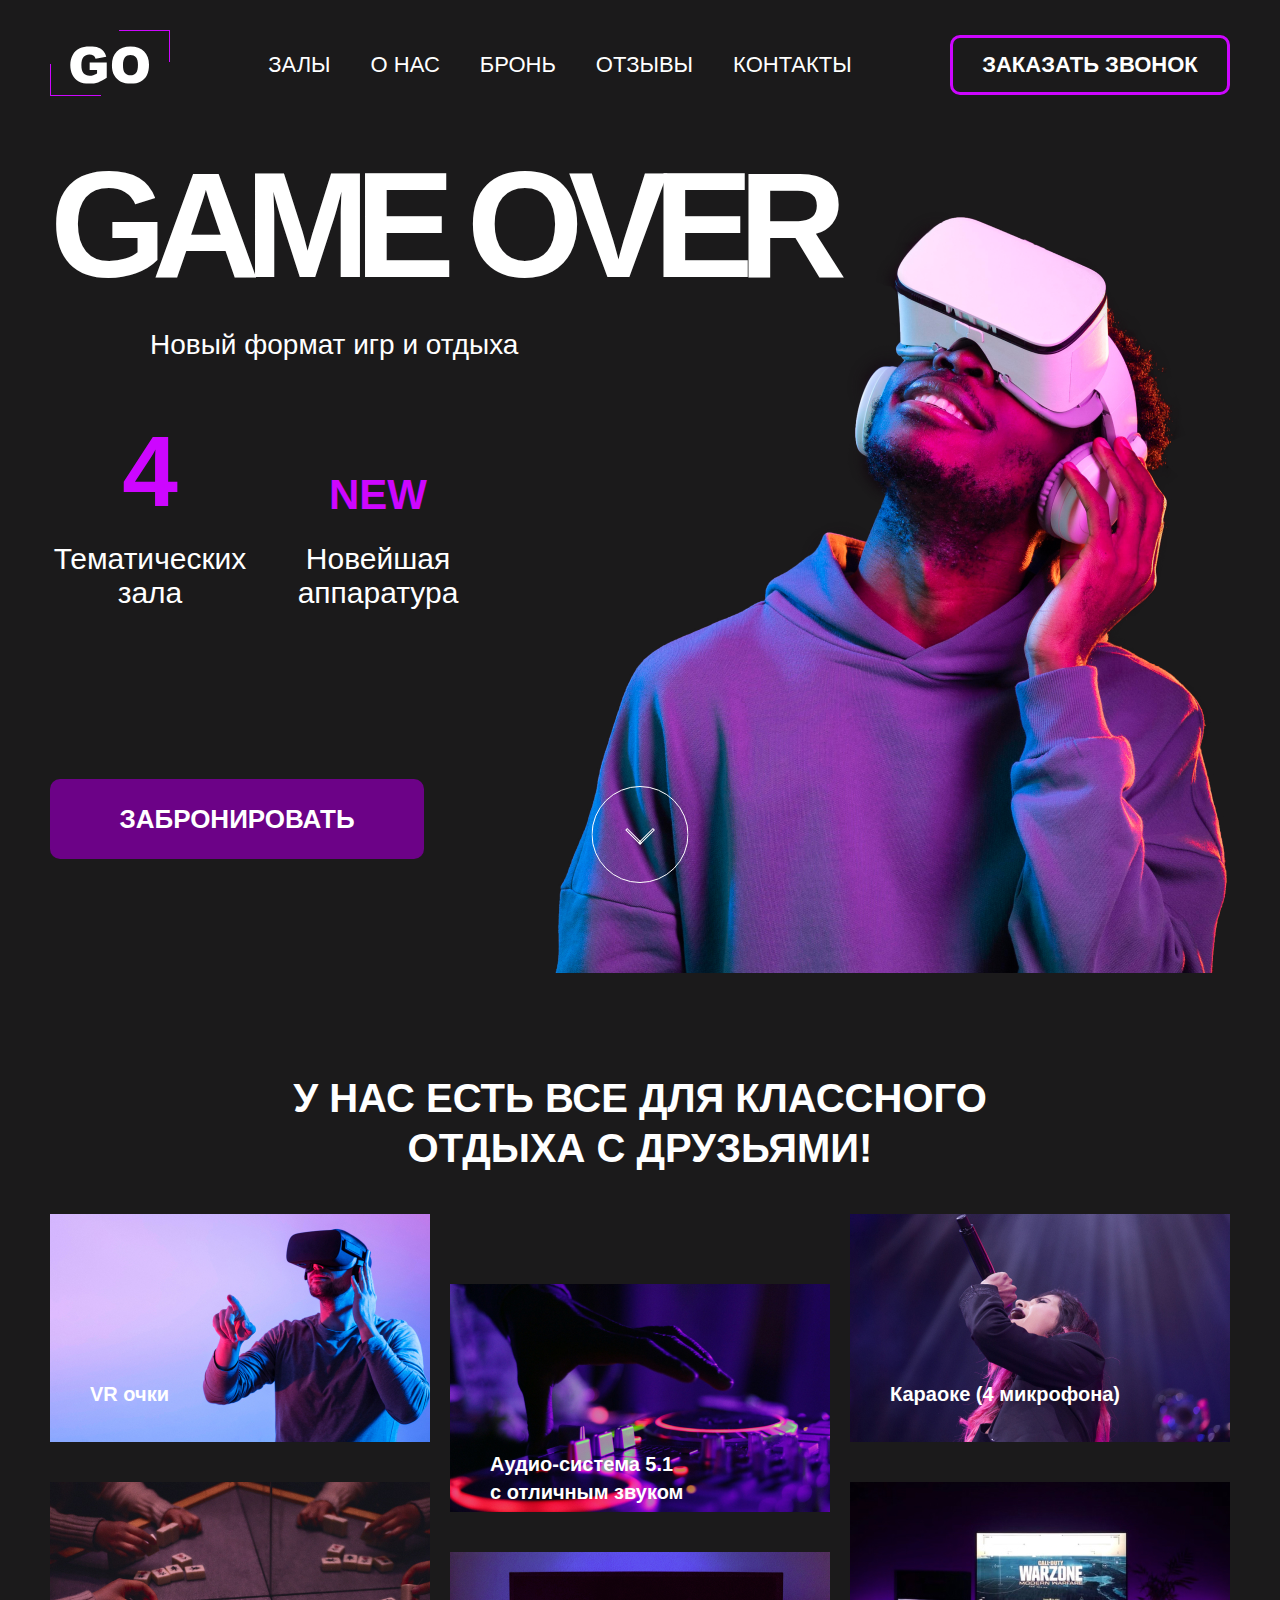
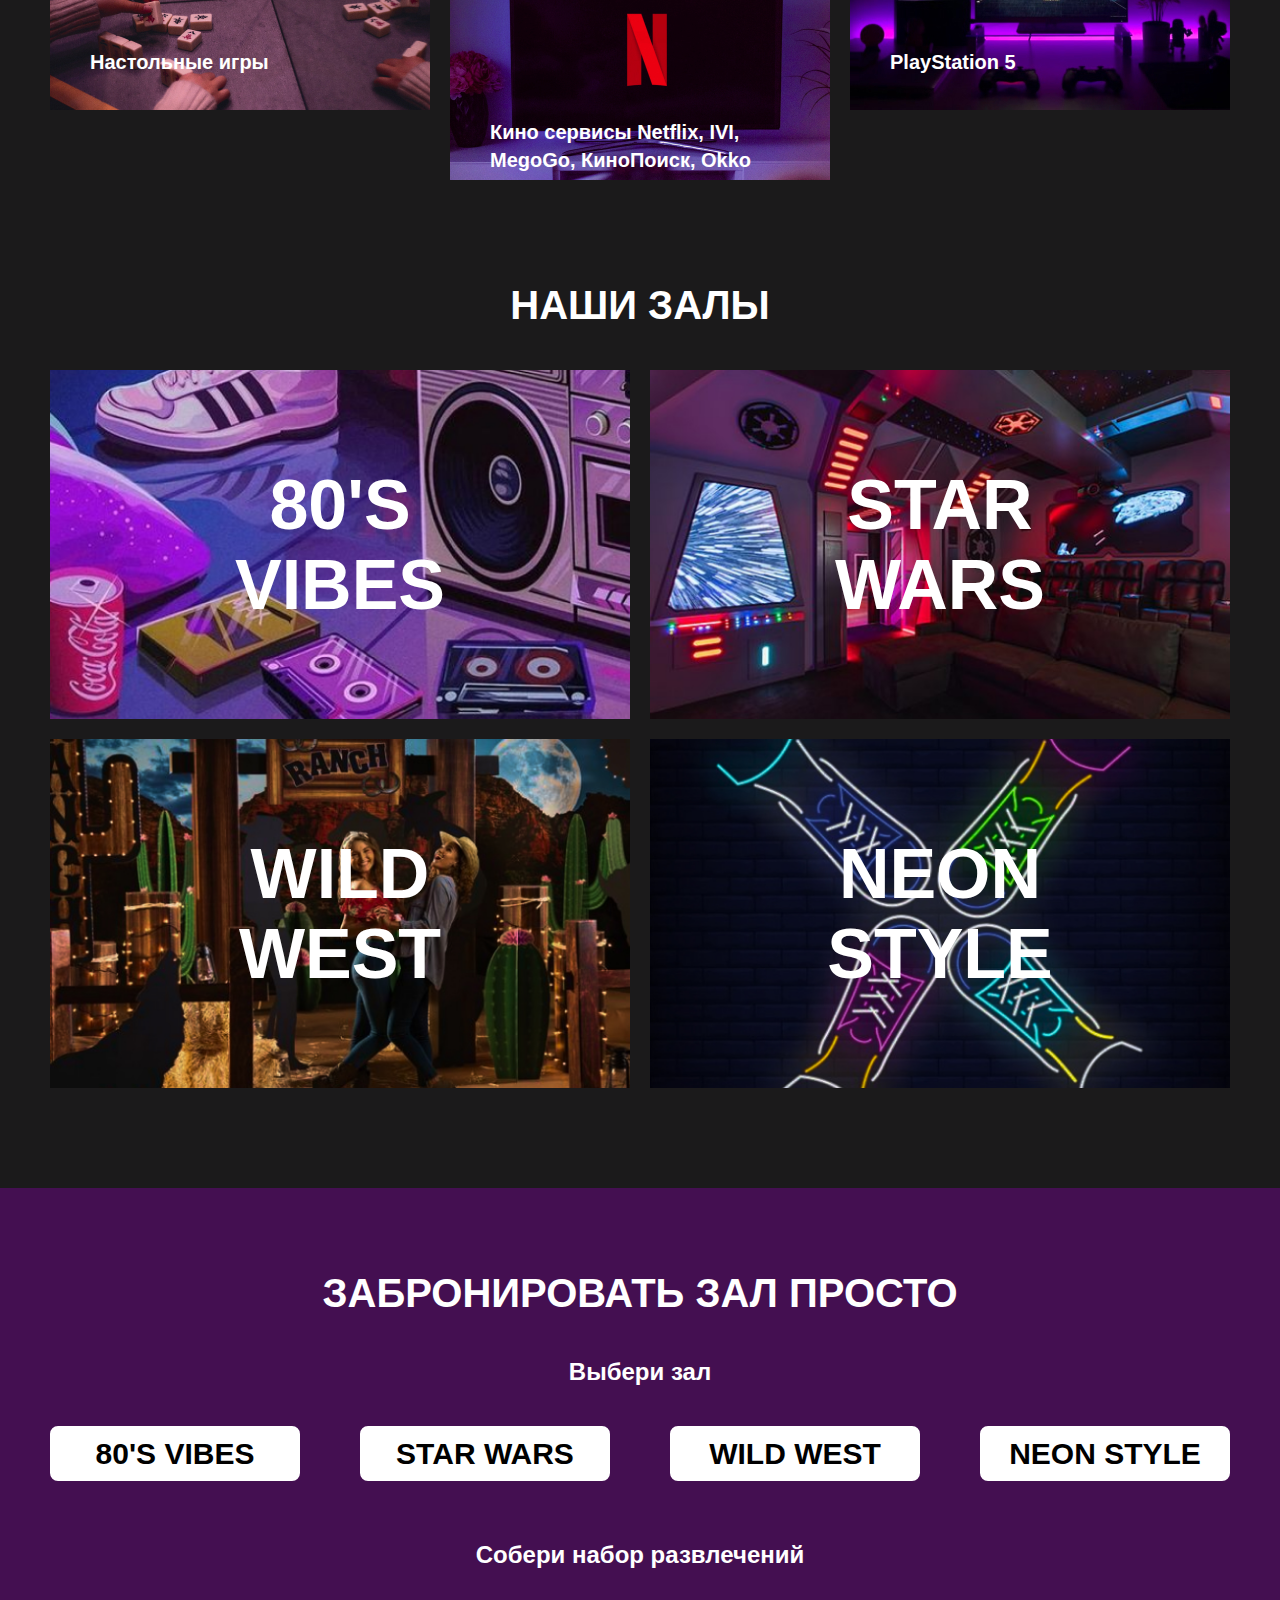
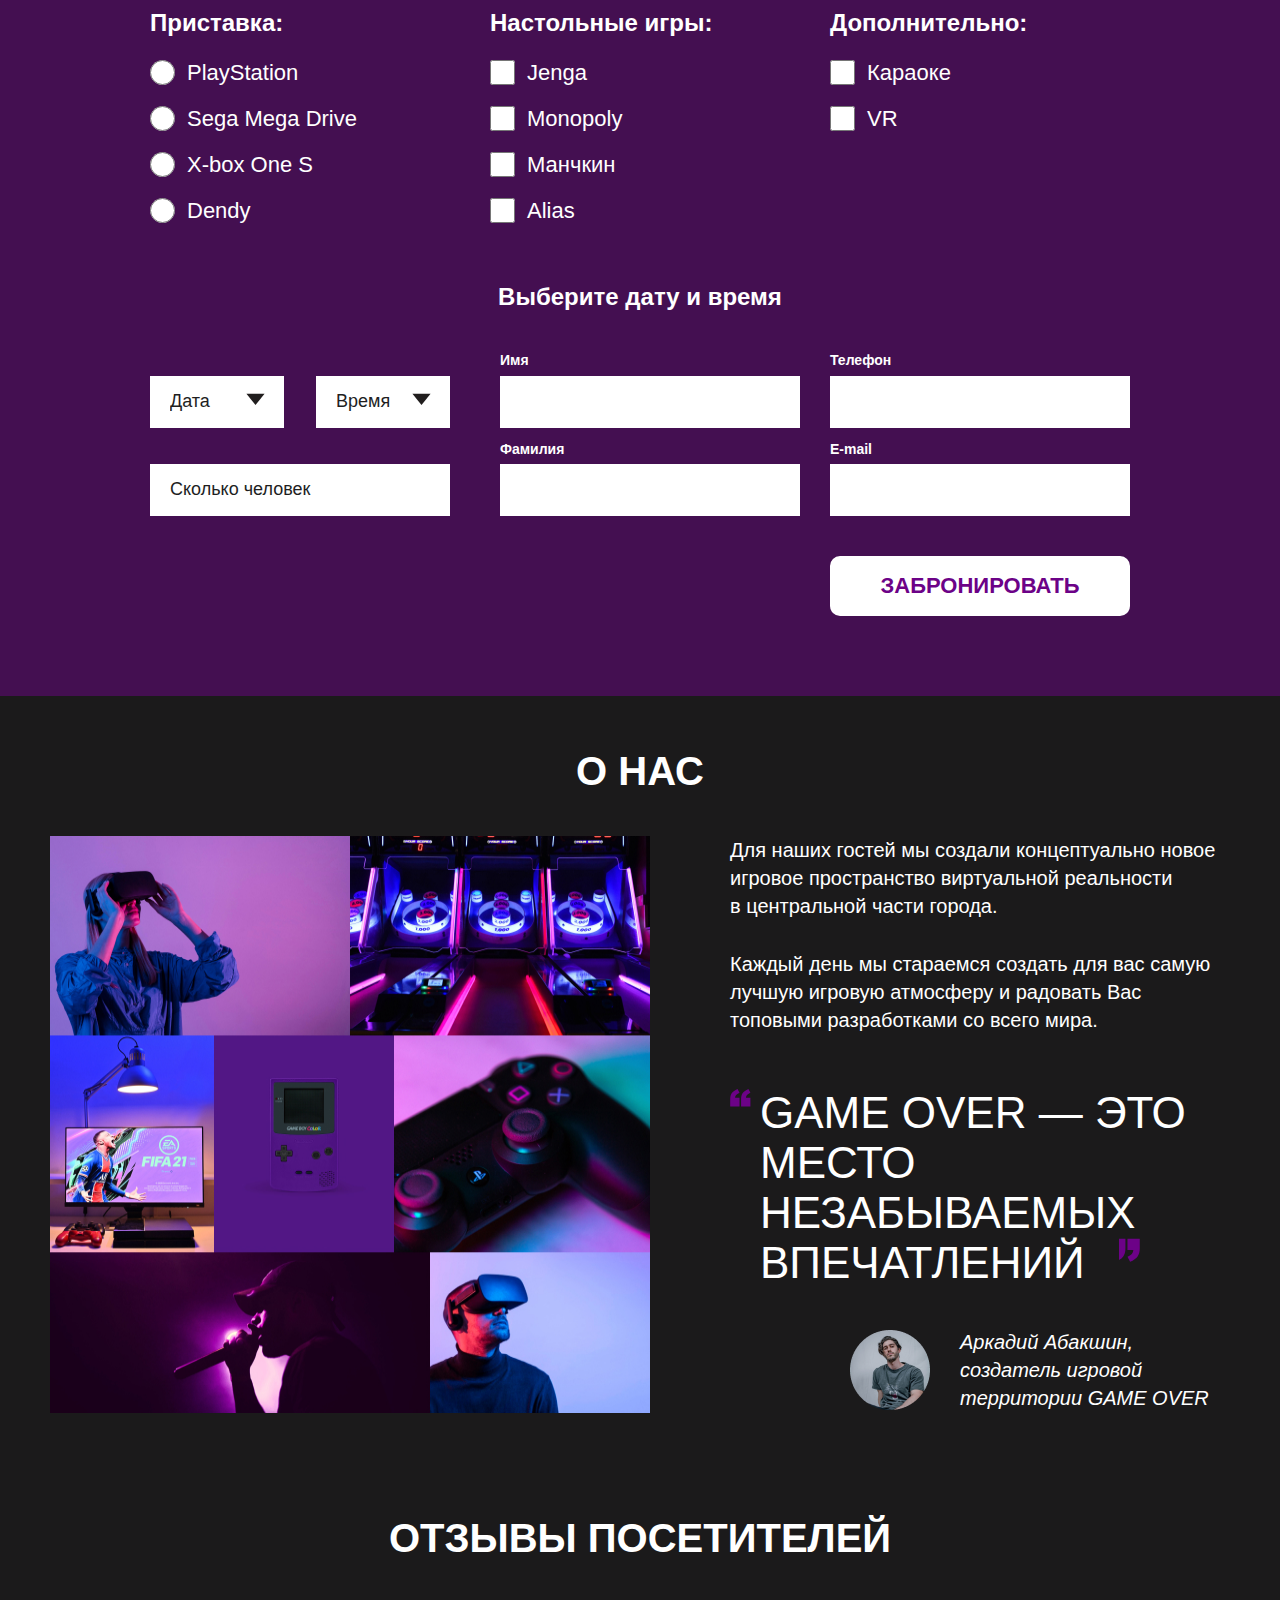
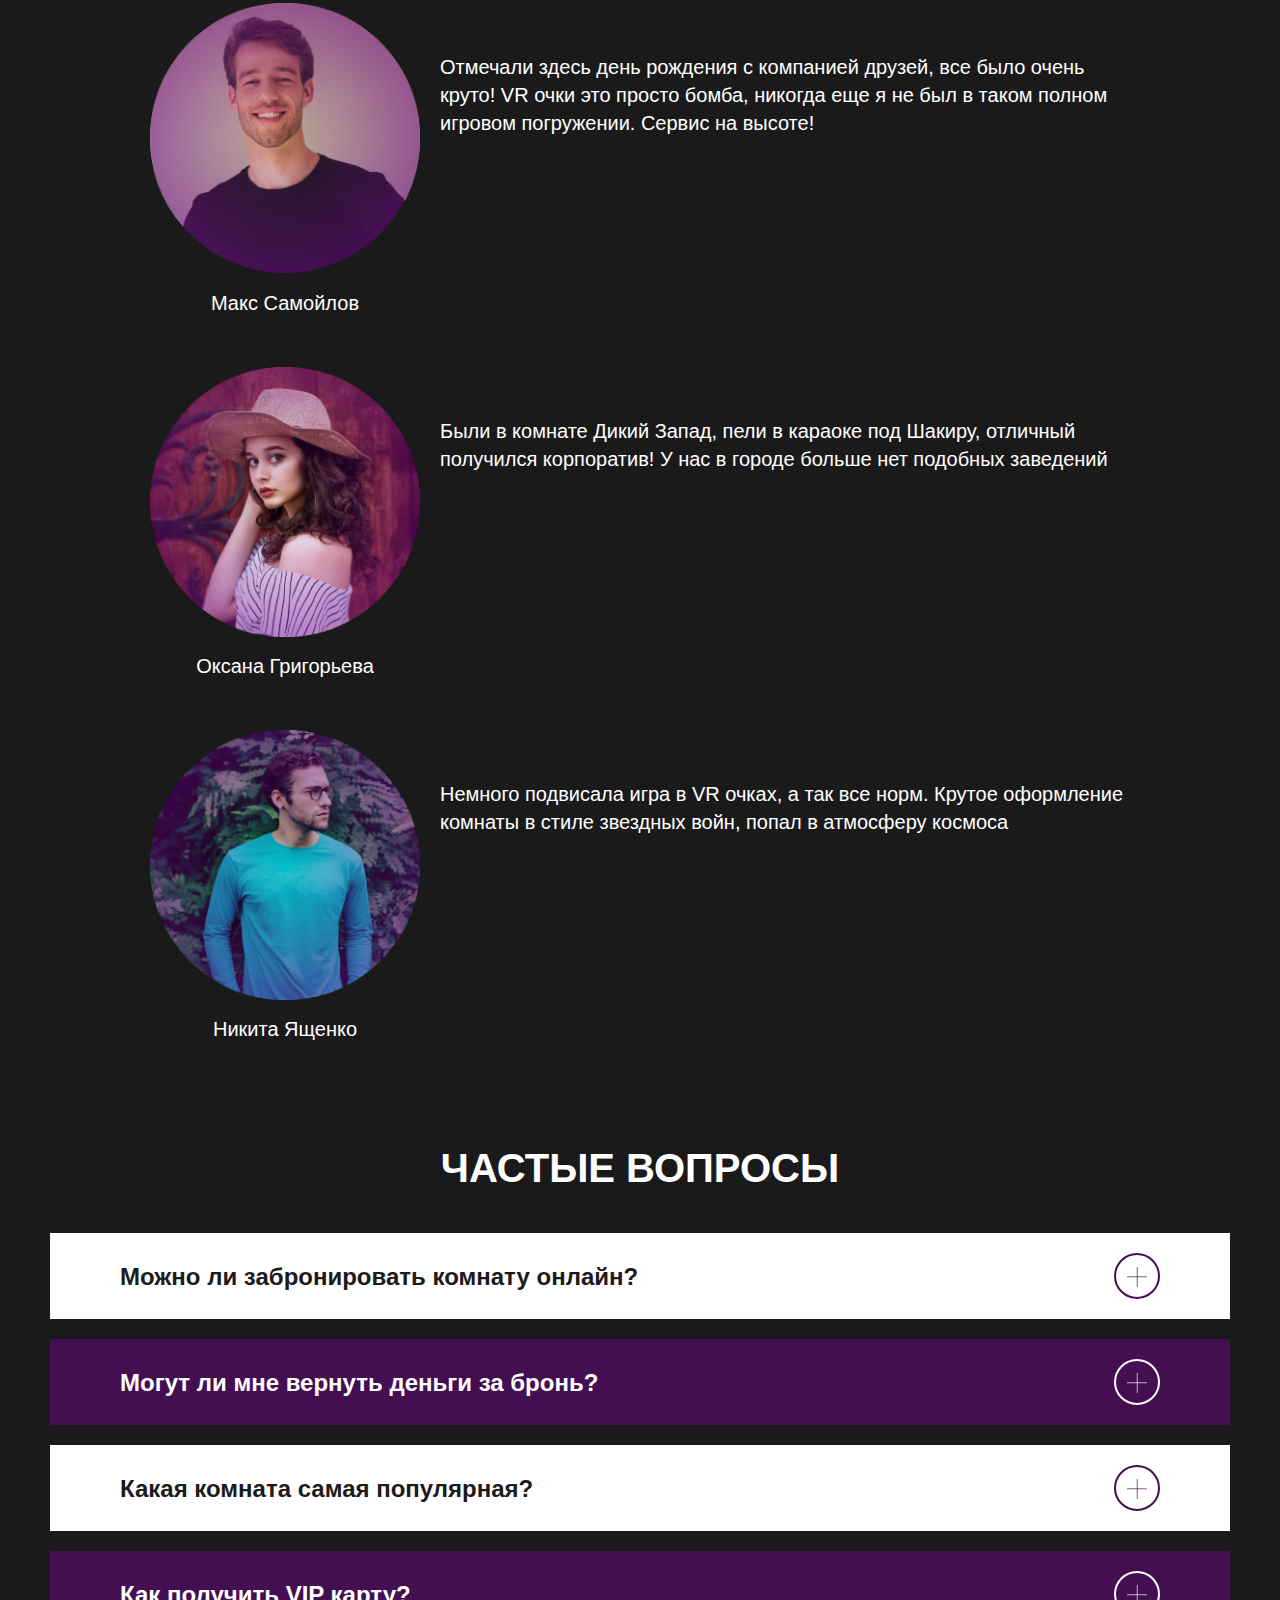
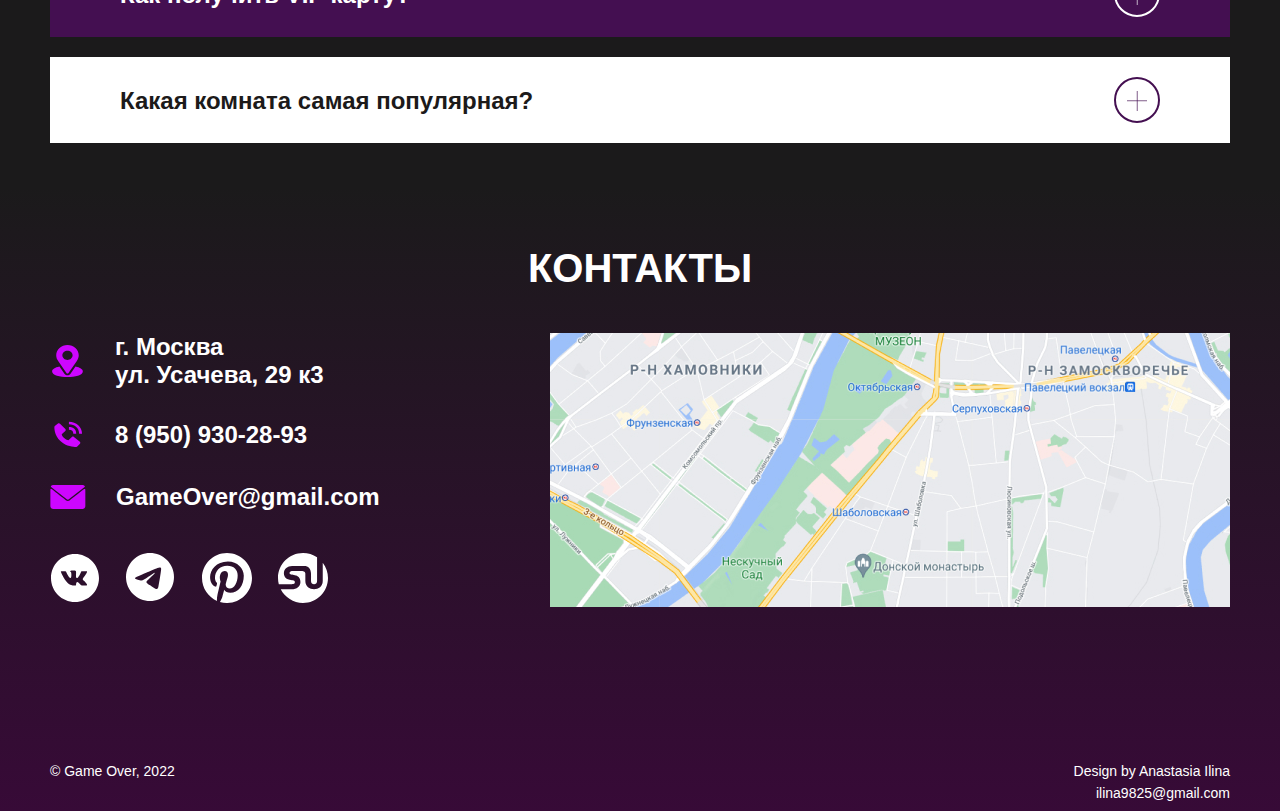
<file: index.html>
<!DOCTYPE html>
<html lang="ru">
<head>
  <meta charset="UTF-8">
  <meta http-equiv="X-UA-Compatible" content="IE=edge">
  <meta name="viewport" content="width=device-width, initial-scale=1.0">
  <title>Go</title>
  <link rel="stylesheet" href="css/style.css">
</head>
<body>
  <header class="header">
    <div class="container header__container">
      <button class="header-menu__btn">
        <svg width="54" height="29" viewBox="0 0 54 29" fill="currentColor" xmlns="http://www.w3.org/2000/svg">
          <rect width="54" height="5" rx="2" />
          <rect y="12" width="54" height="5" rx="2" />
          <rect y="24" width="31" height="5" rx="2" />
        </svg>
      </button>

      <a class="logo">
        <svg width="120" height="66" viewBox="0 0 120 66" fill="currentColor" xmlns="http://www.w3.org/2000/svg">
          <path d="M39.6553 40.0361V32.5898H56.7451V47.8486C53.4736 50.0784 50.5765 51.6003 48.0537 52.4141C45.5472 53.2116 42.5687 53.6104 39.1182 53.6104C34.8701 53.6104 31.4033 52.8861 28.7178 51.4375C26.0485 49.9889 23.9733 47.8324 22.4922 44.9678C21.0273 42.1032 20.2949 38.8154 20.2949 35.1045C20.2949 31.1982 21.1006 27.8047 22.7119 24.9238C24.3232 22.0267 26.6833 19.8294 29.792 18.332C32.2171 17.1764 35.4805 16.5986 39.582 16.5986C43.5371 16.5986 46.4912 16.9567 48.4443 17.6729C50.4137 18.389 52.0413 19.5039 53.3271 21.0176C54.6292 22.515 55.6058 24.4193 56.2568 26.7305L45.5879 28.6348C45.1484 27.2839 44.3997 26.2503 43.3418 25.5342C42.3001 24.818 40.9655 24.46 39.3379 24.46C36.9128 24.46 34.9759 25.3063 33.5273 26.999C32.0951 28.6755 31.3789 31.3366 31.3789 34.9824C31.3789 38.8561 32.1032 41.623 33.5518 43.2832C35.0166 44.9434 37.0511 45.7734 39.6553 45.7734C40.8923 45.7734 42.0723 45.5944 43.1953 45.2363C44.3184 44.8783 45.6042 44.2679 47.0527 43.4053V40.0361H39.6553Z"/>
          <path d="M61.9209 35.1289C61.9209 29.2858 63.5485 24.7367 66.8037 21.4814C70.0589 18.2262 74.5918 16.5986 80.4023 16.5986C86.3594 16.5986 90.9492 18.2018 94.1719 21.4082C97.3945 24.5983 99.0059 29.0742 99.0059 34.8359C99.0059 39.0189 98.2979 42.4531 96.8818 45.1387C95.4821 47.8079 93.4476 49.8913 90.7783 51.3887C88.1253 52.8698 84.8131 53.6104 80.8418 53.6104C76.8053 53.6104 73.4606 52.9674 70.8076 51.6816C68.1709 50.3958 66.0306 48.3613 64.3867 45.5781C62.7428 42.7949 61.9209 39.3118 61.9209 35.1289ZM72.9805 35.1777C72.9805 38.791 73.6478 41.387 74.9824 42.9658C76.3333 44.5446 78.1644 45.334 80.4756 45.334C82.8519 45.334 84.6911 44.5609 85.9932 43.0146C87.2952 41.4684 87.9463 38.6934 87.9463 34.6895C87.9463 31.3203 87.2627 28.8626 85.8955 27.3164C84.5446 25.7539 82.7054 24.9727 80.3779 24.9727C78.1481 24.9727 76.3577 25.762 75.0068 27.3408C73.6559 28.9196 72.9805 31.5319 72.9805 35.1777Z"/>
          <path d="M0 34H1V66H0V34Z" fill="#CD06FF"/>
          <path d="M0 66V65H51V66H0Z" fill="#CD06FF"/>
          <path d="M120 32H119V0H120V32Z" fill="#CD06FF"/>
          <path d="M120 0V1H69V0H120Z" fill="#CD06FF"/>
        </svg>
      </a>

      <nav class="header__nav nav">
        <ul class="nav__list">
          <li class="nav__item">
            <a href="#halls" class="nav__link">Залы</a>
          </li>
          <li class="nav__item">
            <a href="#about" class="nav__link">О нас</a>
          </li>
          <li class="nav__item">
            <a href="#booking" class="nav__link">Бронь</a>
          </li>
          <li class="nav__item">
            <a href="#reviews" class="nav__link">Отзывы</a>
          </li>
          <li class="nav__item">
            <a href="#contacts" class="nav__link">Контакты</a>
          </li>
        </ul>
      </nav>

      <button class="header__btn">Заказать звонок</button>
    </div>
  </header>

  <main>
    <section class="hero">
      <div class="container hero__container">
        <h1 class="hero__title">Game over</h1>
        <p class="hero__subtitle">Новый формат игр и отдыха</p>
        <div class="hero__content">
          <div class="hero__inner">
            <p class="hero-number">4</p>
            <p class="hero-descr">Тематических зала</p>
          </div>
          <div class="hero__inner">
            <p class="hero-text">new</p>
            <p class="hero-descr">Новейшая аппаратура</p>
          </div>
        </div>

          <a class="hero__btn-link" href="#booking">
            <button class="hero__btn">Забронировать</button>
          </a>


        <a class="hero__arrow" href="#relaxation">
          <svg class="arrow-down" width="97" height="97" viewBox="0 0 97 97" fill="currentColor" xmlns="http://www.w3.org/2000/svg">
            <circle class="circle" cx="48.5" cy="48.5" r="48"/>
            <rect x="34.4253" y="43.9162" width="1.82001" height="20.0201" transform="rotate(-44.9975 34.4253 43.9162)" />
            <rect x="48.5806" y="58.0737" width="1.82001" height="20.0201" transform="rotate(-134.997 48.5806 58.0737)" />
          </svg>
        </a>
      </div>
    </section>

    <section class="relaxation" id="relaxation">
      <div class="container">
        <h2 class="relaxation__title title">
          У&nbsp;нас есть все для классного
          отдыха с&nbsp;друзьями!
        </h2>
        <ul class="relaxation__list">
          <li class="relaxation__item vr-glasses">
            <p class="relaxation__text">VR очки</p>
          </li>
          <li class="relaxation__item audio-system">
            <p class="relaxation__text">Аудио-система 5.1
              с&nbsp;отличным звуком</p>
          </li>
          <li class="relaxation__item karaoke">
            <p class="relaxation__text">Караоке (4 микрофона)</p>
          </li>
          <li class="relaxation__item board-games">
            <p class="relaxation__text">Настольные игры</p>
          </li>
          <li class="relaxation__item cinema-services">
            <p class="relaxation__text">Кино сервисы Netflix, IVI,
              MegoGo, КиноПоиск, Okko</p>
          </li>
          <li class="relaxation__item plаy-stаtiоn">
            <p class="relaxation__text">РlаyStаtiоn 5</p>
          </li>
        </ul>
      </div>
    </section>

    <section class="halls" id="halls">
      <div class="container">
        <h2 class="halls__title title">Наши залы</h2>
        <ol class="halls__links">
          <li class="halls__link vibes-bg">
            <a href="content/vibes.html">80's vibes</a>
          </li>
          <li class="halls__link starwars-bg">
            <a href="./content/starwars.html">Star wars</a>
          </li>
          <li class="halls__link wildwest-bg">
            <a href="./content/wildwest.html">Wild west</a>
          </li>
          <li class="halls__link neon-bg">
            <a href="./content/neon.html">Neon style</a>
          </li>
        </ol>
      </div>
    </section>

    <section class="form" id="booking">
      <div class="container">
        <h2 class="form__title title">Забронировать зал просто</h2>
        <form class="form__wrap" method="post">
          <fieldset class="checked__halls">
            <legend class="form__subtitle">Выбери зал</legend>
            <ul class="checked__list">
              <li class="checked__item">
                <input class="check__input visually-hidden" id="vibes" name="halls" type="radio" value="80's vibes">
                <label class="check__halls" for="vibes">80's vibes</label>
              </li>
              <li class="checked__item">
                <input class="check__input visually-hidden" id="starwars" name="halls" type="radio" value="star wars">
                <label class="check__halls" for="starwars">star wars</label>
              </li>
              <li class="checked__item">
                <input class="check__input visually-hidden" id="wildwest" name="halls" type="radio" value="wild west">
                <label class="check__halls" for="wildwest">wild west</label>
              </li>
              <li class="checked__item">
                <input class="check__input visually-hidden" id="neonstyle" name="halls" type="radio" value="neon style">
                <label class="check__halls" for="neonstyle">neon style</label>
              </li>
            </ul>
          </fieldset>

          <fieldset class="checked__kit">
            <legend class="form__subtitle">Собери набор развлечений</legend>

            <fieldset class="checked__block">
              <legend class="block__title">Приставка:</legend>

              <ul class="block__list">
                <li class="block__item">
                  <label>
                    <input name="console" type="radio" value="PlayStation"> PlayStation
                  </label>
                </li>
                <li class="block__item">
                  <label>
                    <input name="console" type="radio" value="Sega Mega Drive"> Sega Mega Drive
                  </label>
                </li>
                <li class="block__item">
                  <label>
                    <input name="console" type="radio" value="X-box One S"> X-box One S
                  </label>
                </li>
                <li class="block__item">
                  <label>
                    <input name="console" type="radio" value="Dendy"> Dendy
                  </label>
                </li>
              </ul>
            </fieldset>

            <fieldset class="checked__block">
              <legend class="block__title">Настольные игры:</legend>

              <ul class="block__list">
                <li class="block__item">
                  <label>
                    <input name="boardGames" type="checkbox" value="Jenga"> Jenga
                  </label>
                </li>
                <li class="block__item">
                  <label>
                    <input name="boardGames" type="checkbox" value="Monopoly"> Monopoly
                  </label>
                </li>
                <li class="block__item">
                  <label>
                    <input name="boardGames" type="checkbox" value="Manchkin"> Манчкин
                  </label>
                </li>
                <li class="block__item">
                  <label>
                    <input name="boardGames" type="checkbox" value="Alias"> Alias
                  </label>
                </li>
              </ul>
            </fieldset>

            <fieldset class="checked__block">
              <legend class="block__title">Дополнительно:</legend>

              <ul class="block__list">
                <li class="block__item">
                  <label>
                    <input name="additionally" type="checkbox" value="Karaoke"> Караоке
                  </label>
                </li>
                <li class="block__item">
                  <label>
                    <input name="additionally" type="checkbox" value="VR"> VR
                  </label>
                </li>
              </ul>
            </fieldset>
          </fieldset>

          <fieldset class="form__data">
            <legend class="form__subtitle">Выберите дату и время</legend>

            <ul class="data__list">
              <li class="data__item data__box">
                <div class="data__wrap">
                  <label class="label-date">
                    <input class="data__date"  name="date" required placeholder="Дата">
                    <span class="data__icon">
                    <svg width="19" height="12" viewBox="0 0 19 12" fill="none" xmlns="http://www.w3.org/2000/svg">
                      <path d="M9.5 12L0.406734 0.75L18.5933 0.75L9.5 12Z" fill="#211E1E"/>
                    </svg>
                  </span>
                  </label>

                  <label class="label-date">
                    <input class="date__time"  name="time" required placeholder="Время">
                    <span class="data__icon">
                    <svg width="19" height="12" viewBox="0 0 19 12" fill="none" xmlns="http://www.w3.org/2000/svg">
                      <path d="M9.5 12L0.406734 0.75L18.5933 0.75L9.5 12Z" fill="#211E1E"/>
                    </svg>
                  </span>
                  </label>
                </div>

                <label class="label-date__people">
                  <input class="date__people" type="text" name="time" required placeholder="Сколько человек">
                </label>
              </li>

              <li class="data__item data__item-name">
                <label class="data-box__name">
                  <span class="data__text">Имя</span>
                  <input class="data__name" type="text" name="name" required>
                </label>

                <label class="data-box__surname">
                  <span class="data__text">Фамилия</span>
                  <input class="data__surname" type="text" name="surname" required>
                </label>
              </li>

              <li class="data__item">
                <label class="data__item-tel">
                  <span class="data__text">Телефон</span>
                  <input class="form__tel" type="tel" name="tel" required title="+7___-___-__-__" pattern="^\+?[7-8]-?[0-9]{3}-?[0-9]{3}-?[0-9]{2}-?[0-9]{2}$">
                </label>

                <label class="data__item-email">
                  <span class="data__text">E-mail</span>
                  <input class="form__email" type="email" name="email" required>
                </label>
              </li>
            </ul>

            <button class="form__btn" type="submit" formaction="https://jsonplaceholder.typicode.com/posts" formtarget="_blank">
              Забронировать
            </button>
          </fieldset>
        </form>
      </div>
    </section>

    <section class="abouts" id="about">
      <div class="container">
        <h2 class="abouts__title title">О нас</h2>
        <div class="abouts__content">
          <img class="abouts__img" src="./image/about-bg.jpg" alt="картинка с гаджетами">
          <div class="abouts__block">
            <p class="abouts__text">Для наших гостей мы&nbsp;создали концептуально новое игровое пространство виртуальной реальности в&nbsp;центральной части города.</p>
            <p class="abouts__text">Каждый день мы&nbsp;стараемся создать для вас самую лучшую игровую атмосферу и&nbsp;радовать Вас топовыми разработками со&nbsp;всего мира.</p>
          </div>
          <div class="abouts__wrap">
            <blockquote>
              <p class="abouts__quote">GAME OVER &mdash; это место незабываемых впечатлений</p>
              <blockquote class="quote-cite">
                <img src="./image/user.png" alt="photo-user">
                <cite>Аркадий Абакшин, создатель игровой территории <span>GAME OVER</span></cite>
              </blockquote>
            </blockquote>
          </div>
        </div>
      </div>
    </section>

    <section class="reviews" id="reviews">
      <div class="container">
        <h2 class="reviews__title title">Отзывы посетителей</h2>
        <div class="reviews__block">
          <figure>
            <div class="reviews__block-img">
              <img class="reviews__visitor" src="./image/visitor1.png" alt="фото посетителя" height="280" width="280">
            </div>
            <figcaption>Макс Самойлов</figcaption>
          </figure>
          <p class="reviews__text">Отмечали здесь день рождения с&nbsp;компанией друзей, все было очень круто! VR&nbsp;очки это просто бомба, никогда еще я&nbsp;не&nbsp;был в&nbsp;таком полном игровом погружении. Сервис на&nbsp;высоте!</p>
        </div>

        <div class="reviews__block">
          <figure>
            <div class="reviews__block-img">
              <img class="reviews__visitor" src="./image/visitor2.png" alt="фото посетителя" height="280" width="280">
            </div>
            <figcaption>Оксана Григорьева</figcaption>
          </figure>
          <p class="reviews__text">Были в&nbsp;комнате Дикий Запад, пели в&nbsp;караоке под Шакиру, отличный получился корпоратив! У&nbsp;нас в&nbsp;городе больше нет подобных заведений</p>
        </div>

        <div class="reviews__block">
          <figure>
            <div class="reviews__block-img">
              <img class="reviews__visitor" src="./image/visitor3.png" alt="фото посетителя" height="280" width="280">
            </div>
            <figcaption>Никита Ященко</figcaption>
          </figure>
          <p class="reviews__text">Немного подвисала игра в&nbsp;VR очках, а&nbsp;так все норм. Крутое оформление комнаты в&nbsp;стиле звездных войн, попал в&nbsp;атмосферу космоса</p>
        </div>
      </div>
    </section>

    <section class="fag">
      <div class="container">
        <h2 class="fag__title title">Частые вопросы</h2>
        <ul class="fag__list">
          <li>Можно ли забронировать комнату онлайн?</li>
          <li>Могут ли мне вернуть деньги за бронь?</li>
          <li>Какая комната самая популярная?</li>
          <li>Как получить VIP карту?</li>
          <li>Какая комната самая популярная?</li>
        </ul>
      </div>
    </section>
  </main>

  <footer class="footer">
    <section class="contacts" id="contacts">
      <div class="container container__contacts">
        <h3 class="footer__title title">Контакты</h3>
        <div class="contacts__wrap">
          <ul class="contacts__list">
            <li class="contacts__item address">
              <svg width="35" height="32" viewBox="0 0 35 32" fill="none" xmlns="http://www.w3.org/2000/svg">
                <path d="M17.4815 0C11.338 0 6.21411 4.52938 6.21411 10.3125C6.21411 12.5126 6.93645 14.4745 8.32275 16.3129L16.6192 28.1616C17.0217 28.7376 17.9421 28.7365 18.3437 28.1616L26.6762 16.2726C28.0326 14.5175 28.7488 12.4567 28.7488 10.3125C28.7488 4.62619 23.6943 0 17.4815 0ZM17.4815 15C14.6576 15 12.3599 12.8971 12.3599 10.3125C12.3599 7.72794 14.6576 5.625 17.4815 5.625C20.3053 5.625 22.603 7.72794 22.603 10.3125C22.603 12.8971 20.3053 15 17.4815 15Z" fill="#CD06FF"/>
                <path d="M25.4891 21.5435L20.3313 28.9239C18.9962 30.829 15.9593 30.8228 14.6306 28.9257L9.46443 21.5454C4.91897 22.5073 2.11688 24.2693 2.11688 26.375C2.11688 30.0289 10.0333 32 17.4815 32C24.9297 32 32.846 30.0289 32.846 26.375C32.846 24.2678 30.0401 22.5048 25.4891 21.5435Z" fill="#CD06FF"/>
              </svg>
              <p>г. Москва<br> ул. Усачева, 29 к3</p>
            </li>

            <li class="contacts__item phone">
              <svg width="35" height="32" viewBox="0 0 35 32" fill="none" xmlns="http://www.w3.org/2000/svg">
                <path d="M29.1358 14.6654H32.0494C32.0494 7.82541 26.4072 2.66675 18.9237 2.66675V5.33341C24.8412 5.33341 29.1358 9.25741 29.1358 14.6654Z" fill="#CD06FF"/>
                <path d="M18.9382 10.6667C22.0019 10.6667 23.3086 11.8627 23.3086 14.6667H26.2222C26.2222 10.3667 23.6364 7.99999 18.9382 7.99999V10.6667ZM23.9234 17.924C23.6435 17.6911 23.2756 17.5669 22.8975 17.5776C22.5194 17.5883 22.1607 17.7331 21.897 17.9813L18.4109 21.2627C17.5718 21.116 15.8848 20.6347 14.1483 19.0493C12.4118 17.4587 11.8859 15.9107 11.73 15.148L15.3123 11.956C15.5839 11.7148 15.7422 11.3864 15.7539 11.0403C15.7656 10.6941 15.6297 10.3574 15.3749 10.1013L9.9921 4.68399C9.73722 4.42714 9.38298 4.27133 9.00462 4.24967C8.62625 4.22801 8.25356 4.3422 7.9657 4.56799L4.80447 7.04933C4.55261 7.28068 4.40228 7.58859 4.382 7.91466C4.36015 8.24799 3.94351 16.144 10.6331 22.2693C16.469 27.6093 23.7792 28 25.7924 28C26.0867 28 26.2674 27.992 26.3154 27.9893C26.6716 27.9711 27.0079 27.8329 27.2594 27.6013L29.9691 24.7067C30.2159 24.4434 30.341 24.1024 30.3176 23.7561C30.2942 23.4098 30.1242 23.0855 29.8438 22.852L23.9234 17.924Z" fill="#CD06FF"/>
              </svg>
              <a href="tel:89509302893">8 (950) 930-28-93</a>
            </li>

            <li class="contacts__item envelope">
              <svg width="36" height="32" viewBox="0 0 36 32" fill="none" xmlns="http://www.w3.org/2000/svg">
                <path d="M1.10021 5.94725C5.89873 9.66669 14.3187 16.2103 16.7934 18.2506C17.1256 18.526 17.4819 18.666 17.8518 18.666C18.221 18.666 18.5767 18.5273 18.9082 18.2533C21.385 16.2109 29.8049 9.66669 34.6035 5.94725C34.9023 5.71612 34.9478 5.30987 34.706 5.02731C34.1468 4.37437 33.3132 4 32.4197 4H3.28396C2.39056 4 1.55684 4.37438 0.997775 5.02738C0.755902 5.30988 0.80145 5.71612 1.10021 5.94725Z" fill="#CD06FF"/>
                <path d="M34.9108 7.96279C34.6526 7.85279 34.3489 7.89116 34.1341 8.05916C28.8126 12.188 22.0209 17.4804 19.8841 19.2427C18.6847 20.2336 17.0202 20.2336 15.8181 19.2414C13.5405 17.3632 5.91363 11.4289 1.56962 8.0591C1.35335 7.8911 1.04893 7.85404 0.792853 7.96273C0.535411 8.07216 0.370361 8.30785 0.370361 8.5676V25.3332C0.370361 26.804 1.67703 27.9999 3.28396 27.9999H32.4198C34.0267 27.9999 35.3333 26.804 35.3333 25.3332V8.5676C35.3333 8.30785 35.1683 8.07154 34.9108 7.96279Z" fill="#CD06FF"/>
              </svg>
              <a href="mailto:GameOver@gmail.com">GameOver@gmail.com</a>
            </li>
          </ul>

          <ul class="social__icons">
            <li class="social__item">
              <a class="social__link" href="https://vk.com" target="_blank">
                <svg width="50" height="50" viewBox="0 0 50 50" fill="currentColor" xmlns="http://www.w3.org/2000/svg">
                  <path d="M24.9999 1C11.7449 1 0.999878 11.745 0.999878 25C0.999878 38.255 11.7449 49 24.9999 49C38.2549 49 48.9999 38.255 48.9999 25C48.9999 11.745 38.2549 1 24.9999 1ZM34.2299 28.0775C34.2299 28.0775 36.3524 30.1725 36.8749 31.145C36.8899 31.165 36.8974 31.185 36.9024 31.195C37.1149 31.5525 37.1649 31.83 37.0599 32.0375C36.8849 32.3825 36.2849 32.5525 36.0799 32.5675H32.3299C32.0699 32.5675 31.5249 32.5 30.8649 32.045C30.3574 31.69 29.8574 31.1075 29.3699 30.54C28.6424 29.695 28.0124 28.965 27.3774 28.965C27.2967 28.9649 27.2166 28.9775 27.1399 29.0025C26.6599 29.1575 26.0449 29.8425 26.0449 31.6675C26.0449 32.2375 25.5949 32.565 25.2774 32.565H23.5599C22.9749 32.565 19.9274 32.36 17.2274 29.5125C13.9224 26.025 10.9474 19.03 10.9224 18.965C10.7349 18.5125 11.1224 18.27 11.5449 18.27H15.3324C15.8374 18.27 16.0024 18.5775 16.1174 18.85C16.2524 19.1675 16.7474 20.43 17.5599 21.85C18.8774 24.165 19.6849 25.105 20.3324 25.105C20.4538 25.1036 20.573 25.0727 20.6799 25.015C21.5249 24.545 21.3674 21.5325 21.3299 20.9075C21.3299 20.79 21.3274 19.56 20.8949 18.97C20.5849 18.5425 20.0574 18.38 19.7374 18.32C19.8669 18.1413 20.0375 17.9964 20.2349 17.8975C20.8149 17.6075 21.8599 17.565 22.8974 17.565H23.4749C24.5999 17.58 24.8899 17.6525 25.2974 17.755C26.1224 17.9525 26.1399 18.485 26.0674 20.3075C26.0449 20.825 26.0224 21.41 26.0224 22.1C26.0224 22.25 26.0149 22.41 26.0149 22.58C25.9899 23.5075 25.9599 24.56 26.6149 24.9925C26.7003 25.0461 26.799 25.0746 26.8999 25.075C27.1274 25.075 27.8124 25.075 29.6674 21.8925C30.2395 20.8681 30.7366 19.8037 31.1549 18.7075C31.1924 18.6425 31.3024 18.4425 31.4324 18.365C31.5283 18.3161 31.6347 18.2912 31.7424 18.2925H36.1949C36.6799 18.2925 37.0124 18.365 37.0749 18.5525C37.1849 18.85 37.0549 19.7575 35.0224 22.51L34.1149 23.7075C32.2724 26.1225 32.2724 26.245 34.2299 28.0775Z"/>
                </svg>
              </a>
            </li>
            <li class="social__item">
              <a class="social__link" href="https://web.telegram.org" target="_blank">
                <svg width="50" height="50" viewBox="0 0 50 50" fill="currentColor" xmlns="http://www.w3.org/2000/svg">
                  <path d="M47.9999 24C47.9999 30.3652 45.4713 36.4697 40.9704 40.9706C36.4696 45.4714 30.3651 48 23.9999 48C17.6347 48 11.5302 45.4714 7.02932 40.9706C2.52844 36.4697 -0.00012207 30.3652 -0.00012207 24C-0.00012207 17.6348 2.52844 11.5303 7.02932 7.02944C11.5302 2.52856 17.6347 0 23.9999 0C30.3651 0 36.4696 2.52856 40.9704 7.02944C45.4713 11.5303 47.9999 17.6348 47.9999 24ZM24.8609 17.718C22.5269 18.69 17.8589 20.7 10.8629 23.748C9.72888 24.198 9.13188 24.642 9.07788 25.074C8.98788 25.803 9.90288 26.091 11.1479 26.484L11.6729 26.649C12.8969 27.048 14.5469 27.513 15.4019 27.531C16.1819 27.549 17.0489 27.231 18.0059 26.571C24.5429 22.158 27.9179 19.929 28.1279 19.881C28.2779 19.845 28.4879 19.803 28.6259 19.929C28.7669 20.052 28.7519 20.289 28.7369 20.352C28.6469 20.739 25.0559 24.075 23.1989 25.803C22.6199 26.343 22.2089 26.724 22.1249 26.811C21.9399 27 21.7519 27.1861 21.5609 27.369C20.4209 28.467 19.5689 29.289 21.6059 30.633C22.5869 31.281 23.3729 31.812 24.1559 32.346C25.0079 32.928 25.8599 33.507 26.9639 34.233C27.2429 34.413 27.5129 34.608 27.7739 34.794C28.7669 35.502 29.6639 36.138 30.7649 36.036C31.4069 35.976 32.0699 35.376 32.4059 33.576C33.2009 29.325 34.7639 20.118 35.1239 16.323C35.1458 16.0075 35.1328 15.6906 35.0849 15.378C35.0566 15.1258 34.9346 14.8934 34.7429 14.727C34.4699 14.5386 34.1445 14.4409 33.8129 14.448C32.9129 14.463 31.5239 14.946 24.8609 17.718Z"/>
                </svg>
              </a>
            </li>
            <li class="social__item">
              <a class="social__link" href="https://pinterest" target="_blank">
                <svg width="50" height="50" viewBox="0 0 50 50" fill="currentColor" xmlns="http://www.w3.org/2000/svg">
                  <path d="M25.0005 0C11.1947 0 -0.000152588 11.1936 -0.000152588 25.0006C-0.000152588 35.2378 6.15562 44.0314 14.9646 47.8981C14.8941 46.1526 14.9511 44.0558 15.3998 42.159C15.8806 40.1282 18.6165 28.5359 18.6165 28.5359C18.6165 28.5359 17.8178 26.9397 17.8178 24.5808C17.8178 20.8763 19.9652 18.1077 22.6383 18.1077C24.912 18.1077 26.0107 19.8154 26.0107 21.8609C26.0107 24.1468 24.5537 27.5635 23.8037 30.7327C23.1768 33.3859 25.1338 35.5481 27.7498 35.5481C32.4864 35.5481 35.6761 29.4647 35.6761 22.2558C35.6761 16.7782 31.9864 12.6769 25.2742 12.6769C17.6902 12.6769 12.9659 18.3321 12.9659 24.6487C12.9659 26.8282 13.6082 28.3635 14.6146 29.5513C15.0768 30.0981 15.1409 30.318 14.9736 30.9462C14.8537 31.4058 14.5781 32.5128 14.4646 32.9519C14.2986 33.5853 13.7857 33.8109 13.2127 33.5776C9.71972 32.1513 8.0928 28.3263 8.0928 24.0263C8.0928 16.9237 14.0819 8.40898 25.9601 8.40898C35.5056 8.40898 41.7877 15.316 41.7877 22.732C41.7877 32.5378 36.3351 39.8647 28.2979 39.8647C25.5998 39.8647 23.0607 38.4051 22.1909 36.7487C22.1909 36.7487 20.7396 42.5077 20.4325 43.6218C19.9024 45.5494 18.8646 47.4763 17.9159 48.9769C20.2162 49.6571 22.6024 50.0025 25.0011 50.0026C38.8063 50.0013 49.9998 38.8071 49.9998 25.0006C49.9998 11.1936 38.8063 0 25.0005 0Z"/>
                </svg>
              </a>
            </li>
            <li class="social__item">
              <a class="social__link" href="https://stumbleupon" target="_blank">
                <svg width="50" height="50" viewBox="0 0 50 50" fill="currentColor" xmlns="http://www.w3.org/2000/svg">
                  <path fill-rule="evenodd" clip-rule="evenodd" d="M44.7441 9.66919C48.1583 14.0494 50.0085 19.4463 49.9999 24.9999C49.9999 38.8051 38.805 49.9999 25.0006 49.9999C15.2871 49.9999 6.86597 44.4576 2.72751 36.3647H13.6237C18.816 36.3647 22.4429 33.566 22.4429 29.0923C22.4429 19.6108 11.5051 23.4737 11.5051 20.1089C11.5051 18.4878 12.8057 17.898 15.1858 17.898H22.7692C24.8711 17.898 27.3435 18.275 27.3435 20.5685V28.1243C27.3435 33.5955 31.6159 36.364 36.0441 36.364C40.548 36.364 44.7435 33.5955 44.7435 28.1243V9.66919H44.7441Z"/>
                  <path fill-rule="evenodd" clip-rule="evenodd" d="M25.0005 2.43241e-05C30.0173 -0.00698868 34.919 1.50262 39.0626 4.33079V28.3013C39.0626 29.9628 37.7037 31.3224 36.0447 31.3224C34.3838 31.3224 33.0261 29.9628 33.0261 28.3013V21.1186C33.0261 15.3846 30.1242 12.9994 26.3447 12.9994H14.0441C9.59088 12.9994 5.89665 15.834 5.89665 20.3289C5.89665 22.6289 6.8819 25.9994 11.5415 26.8353C15.337 27.5186 16.8351 27.3199 16.8351 29.3506C16.8351 31.3224 14.6261 31.3224 11.7101 31.3224H0.808189C0.269676 29.2582 -0.0019826 27.1334 -0.000143311 25C-0.000143311 11.1981 11.196 2.43241e-05 25.0005 2.43241e-05Z"/>
                </svg>
              </a>
            </li>
          </ul>
        </div>

        <div class="contacts__map">
          <img src="./image/map.jpg" alt="карта" width="680" height="274">
        </div>
      </div>
    </section>

    <section class="footer__data">
      <div class="container container__data">
        <h3 class="footer-design-name visually-hidden">Ссылки на дизайнера</h3>
        <p>&copy; Game Over, 2022</p>
        <ul class="footer__design">
          <li class="design__name">Design by Anastasia Ilina</li>
          <li class="design__email">ilina9825@gmail.com</li>
        </ul>

      </div>
    </section>
  </footer>

</body>
</html>
</file>
<file: css/style.css>
@import url(normalize.css);
@import url(global.css);
@import url(var.css);
@import url(header.css);
@import url(hero.css);
@import url(relaxation.css);
@import url(halls.css);
@import url(form.css);
@import url(abouts.css);
@import url(reviews.css);
@import url(fag.css);
@import url(footer.css);
</file>
